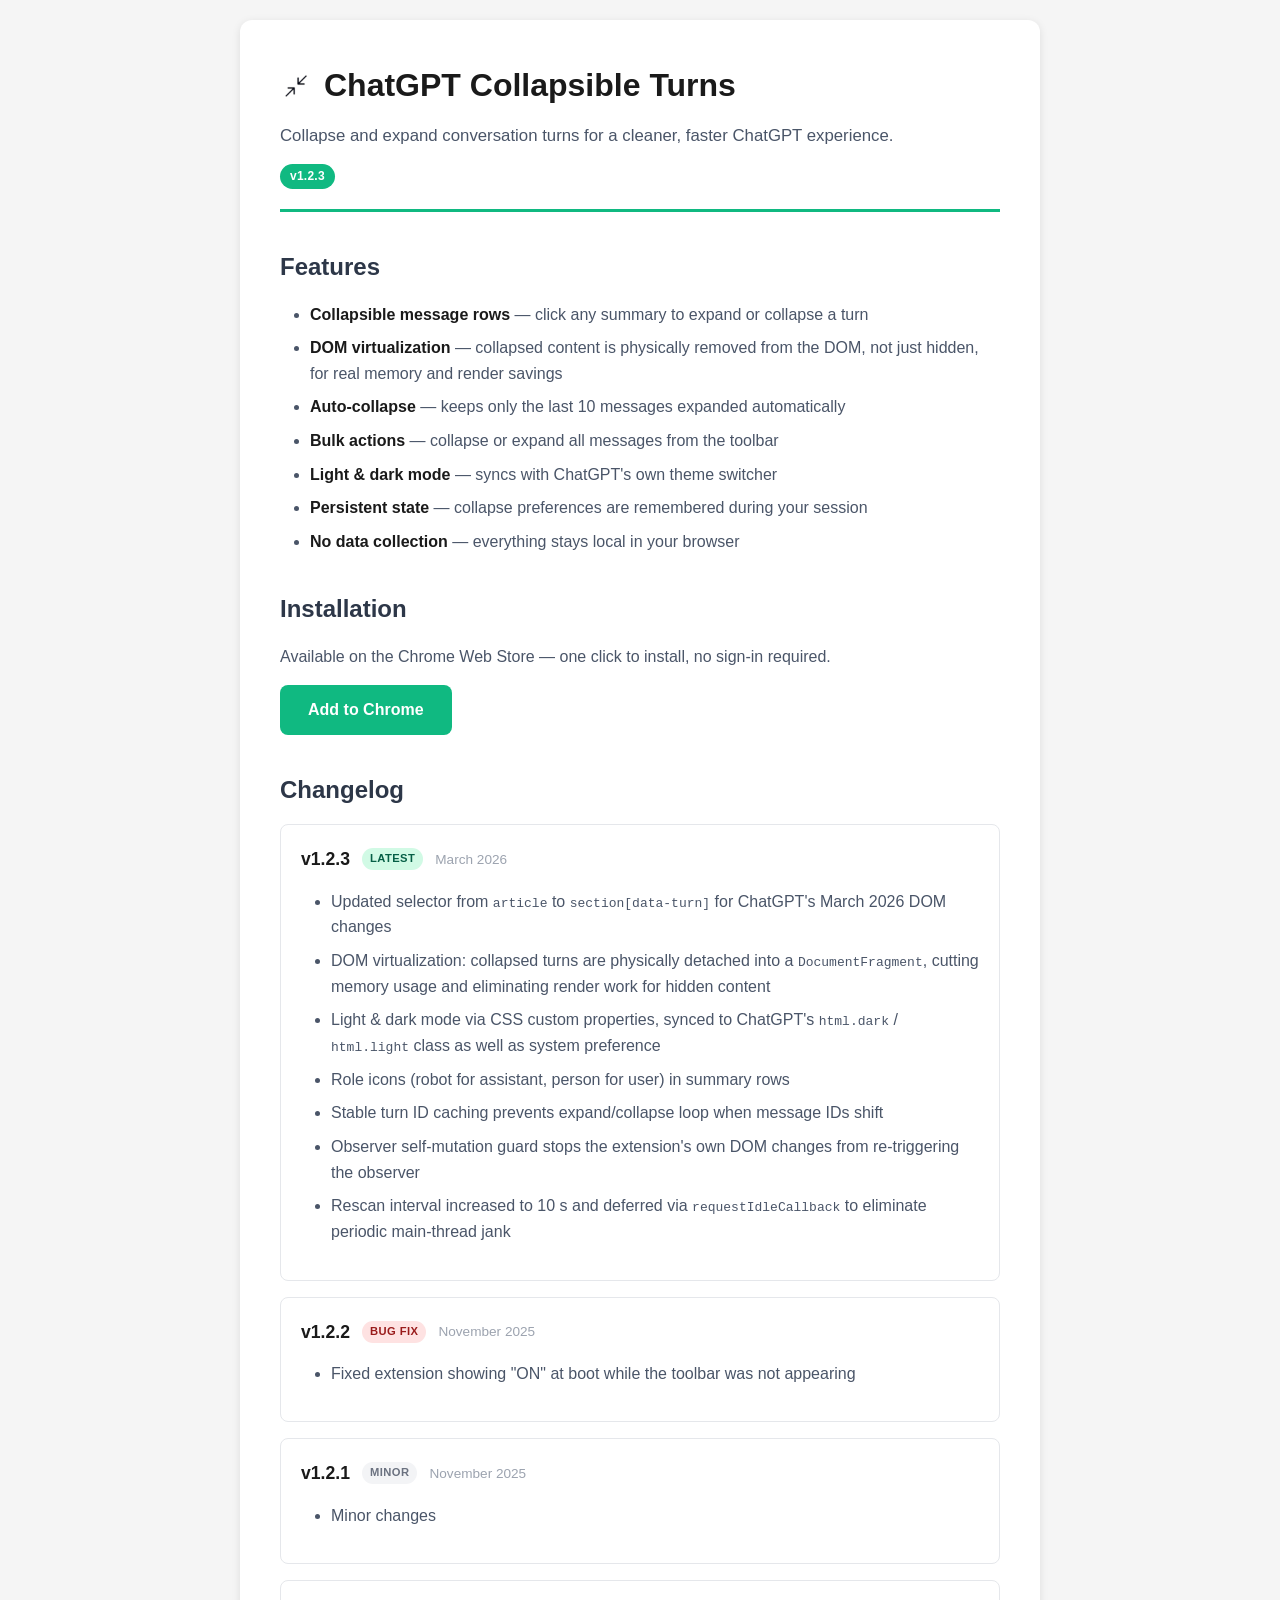
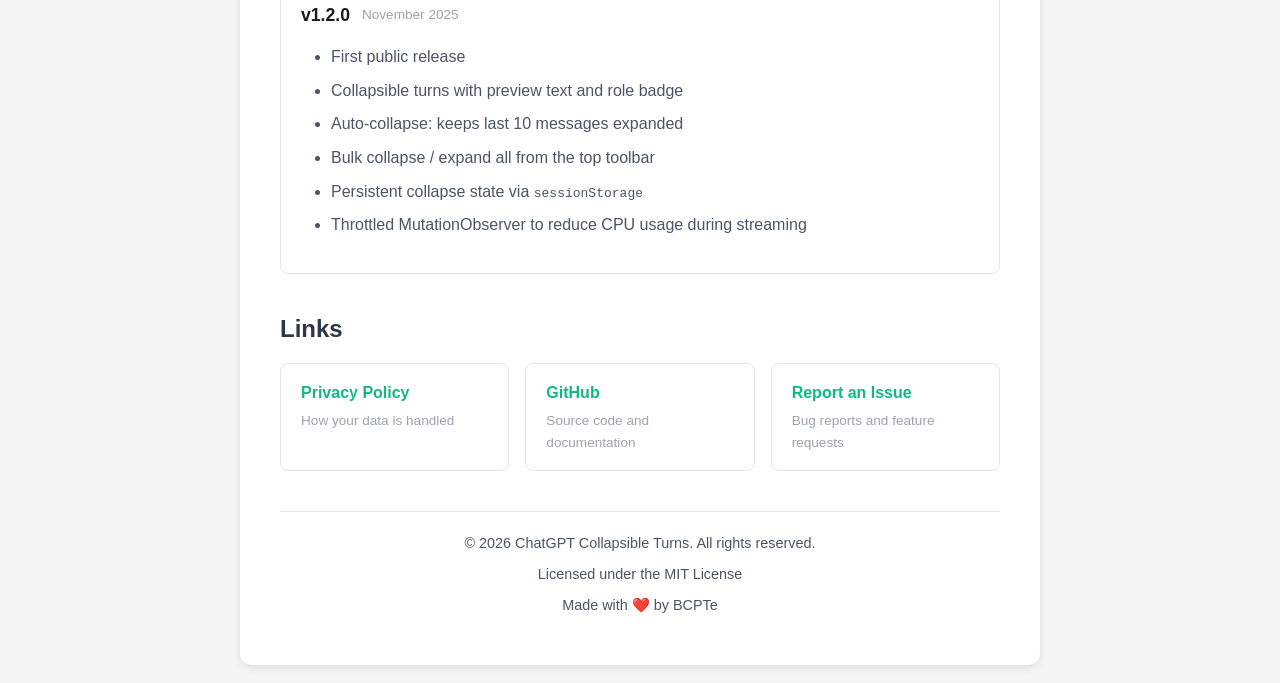
<file: docs/index.html>
<!doctype html>
<html lang="en">
  <head>
    <meta charset="UTF-8" />
    <meta name="viewport" content="width=device-width, initial-scale=1.0" />
    <title>ChatGPT Collapsible Turns</title>
    <style>
      * {
        margin: 0;
        padding: 0;
        box-sizing: border-box;
      }

      body {
        font-family: -apple-system, BlinkMacSystemFont, "Segoe UI", Roboto, "Helvetica Neue", Arial, sans-serif;
        line-height: 1.6;
        color: #333;
        background: #f5f5f5;
        padding: 20px;
      }

      .container {
        max-width: 800px;
        margin: 0 auto;
        background: white;
        padding: 40px;
        border-radius: 12px;
        box-shadow: 0 2px 8px rgba(0, 0, 0, 0.1);
      }

      /* Header */
      .header {
        border-bottom: 3px solid #10b981;
        padding-bottom: 20px;
        margin-bottom: 30px;
      }

      .header h1 {
        color: #1a1a1a;
        font-size: 2rem;
      }

      .header .tagline {
        color: #4a5568;
        font-size: 1.05rem;
        margin-bottom: 12px;
      }

      .badge {
        display: inline-block;
        background: #10b981;
        color: white;
        font-size: 0.75rem;
        font-weight: 600;
        padding: 3px 10px;
        border-radius: 9999px;
        letter-spacing: 0.02em;
      }

      /* Sections */
      h2 {
        color: #2d3748;
        font-size: 1.5rem;
        margin-top: 36px;
        margin-bottom: 15px;
      }

      p {
        margin-bottom: 8px;
        color: #4a5568;
      }

      ul {
        margin: 15px 0;
        padding-left: 30px;
      }

      li {
        margin-bottom: 8px;
        color: #4a5568;
      }

      strong {
        color: #1a1a1a;
        font-weight: 600;
      }

      a {
        color: #10b981;
        text-decoration: none;
      }

      a:hover {
        text-decoration: underline;
      }

      /* Install button */
      .install-btn {
        display: inline-block;
        background: #10b981;
        color: white;
        font-size: 1rem;
        font-weight: 600;
        padding: 12px 28px;
        border-radius: 8px;
        margin-top: 8px;
        transition: background 0.15s ease;
      }

      .install-btn:hover {
        background: #059669;
        text-decoration: none;
      }

      /* Changelog */
      .changelog-entry {
        border: 1px solid #e5e7eb;
        border-radius: 8px;
        padding: 20px;
        margin-bottom: 16px;
      }

      .changelog-entry:first-child {
        border-color: #10b981;
        background: #f0fdf4;
      }

      .changelog-header {
        display: flex;
        align-items: center;
        gap: 12px;
        margin-bottom: 12px;
      }

      .changelog-version {
        font-size: 1.1rem;
        font-weight: 700;
        color: #1a1a1a;
      }

      .changelog-date {
        font-size: 0.85rem;
        color: #9ca3af;
      }

      .tag {
        display: inline-block;
        font-size: 0.7rem;
        font-weight: 600;
        padding: 2px 8px;
        border-radius: 9999px;
        text-transform: uppercase;
        letter-spacing: 0.04em;
      }

      .tag-latest {
        background: #d1fae5;
        color: #065f46;
      }
      .tag-fix {
        background: #fee2e2;
        color: #991b1b;
      }
      .tag-minor {
        background: #f3f4f6;
        color: #6b7280;
      }

      /* Links section */
      .links-grid {
        display: flex;
        gap: 16px;
        flex-wrap: wrap;
        margin-top: 8px;
      }

      .link-card {
        flex: 1;
        min-width: 180px;
        border: 1px solid #e5e7eb;
        border-radius: 8px;
        padding: 16px 20px;
        color: #2d3748;
        transition:
          border-color 0.15s ease,
          box-shadow 0.15s ease;
      }

      .link-card:hover {
        border-color: #10b981;
        box-shadow: 0 2px 6px rgba(16, 185, 129, 0.15);
        text-decoration: none;
        color: #2d3748;
      }

      .link-card .link-title {
        font-weight: 600;
        color: #10b981;
        margin-bottom: 4px;
      }

      .link-card .link-desc {
        font-size: 0.85rem;
        color: #9ca3af;
      }

      /* Footer */
      .footer {
        margin-top: 40px;
        padding-top: 20px;
        border-top: 1px solid #e5e7eb;
        text-align: center;
        color: #9ca3af;
        font-size: 0.9rem;
      }

      @media (max-width: 768px) {
        .container {
          padding: 20px;
        }
        .header h1 {
          font-size: 1.5rem;
        }
        h2 {
          font-size: 1.3rem;
        }
        .changelog-header {
          flex-wrap: wrap;
        }
      }
    </style>
  </head>
  <body>
    <div class="container">
      <!-- Header -->
      <div class="header">
        <div style="display: flex; align-items: center; gap: 12px; margin-bottom: 12px;">
          <img src="icon.png" alt="" width="32" height="32" />
          <h1>ChatGPT Collapsible Turns</h1>
        </div>
        <p class="tagline">Collapse and expand conversation turns for a cleaner, faster ChatGPT experience.</p>
        <span class="badge">v1.2.3</span>
      </div>

      <!-- Features -->
      <h2>Features</h2>
      <ul>
        <li><strong>Collapsible message rows</strong> — click any summary to expand or collapse a turn</li>
        <li><strong>DOM virtualization</strong> — collapsed content is physically removed from the DOM, not just hidden, for real memory and render savings</li>
        <li><strong>Auto-collapse</strong> — keeps only the last 10 messages expanded automatically</li>
        <li><strong>Bulk actions</strong> — collapse or expand all messages from the toolbar</li>
        <li><strong>Light &amp; dark mode</strong> — syncs with ChatGPT's own theme switcher</li>
        <li><strong>Persistent state</strong> — collapse preferences are remembered during your session</li>
        <li><strong>No data collection</strong> — everything stays local in your browser</li>
      </ul>

      <!-- Install -->
      <h2>Installation</h2>
      <p>Available on the Chrome Web Store — one click to install, no sign-in required.</p>
      <a class="install-btn" href="https://chromewebstore.google.com/detail/ppopmpkdgbomoiiddedconioikanenfp" target="_blank"> Add to Chrome </a>

      <!-- Changelog -->
      <h2>Changelog</h2>

      <div class="changelog-entry">
        <div class="changelog-header">
          <span class="changelog-version">v1.2.3</span>
          <span class="tag tag-latest">Latest</span>
          <span class="changelog-date">March 2026</span>
        </div>
        <ul>
          <li>Updated selector from <code>article</code> to <code>section[data-turn]</code> for ChatGPT's March 2026 DOM changes</li>
          <li>
            DOM virtualization: collapsed turns are physically detached into a <code>DocumentFragment</code>, cutting memory usage and eliminating render work for hidden content
          </li>
          <li>Light &amp; dark mode via CSS custom properties, synced to ChatGPT's <code>html.dark</code> / <code>html.light</code> class as well as system preference</li>
          <li>Role icons (robot for assistant, person for user) in summary rows</li>
          <li>Stable turn ID caching prevents expand/collapse loop when message IDs shift</li>
          <li>Observer self-mutation guard stops the extension's own DOM changes from re-triggering the observer</li>
          <li>Rescan interval increased to 10 s and deferred via <code>requestIdleCallback</code> to eliminate periodic main-thread jank</li>
        </ul>
      </div>

      <div class="changelog-entry">
        <div class="changelog-header">
          <span class="changelog-version">v1.2.2</span>
          <span class="tag tag-fix">Bug fix</span>
          <span class="changelog-date">November 2025</span>
        </div>
        <ul>
          <li>Fixed extension showing "ON" at boot while the toolbar was not appearing</li>
        </ul>
      </div>

      <div class="changelog-entry">
        <div class="changelog-header">
          <span class="changelog-version">v1.2.1</span>
          <span class="tag tag-minor">Minor</span>
          <span class="changelog-date">November 2025</span>
        </div>
        <ul>
          <li>Minor changes</li>
        </ul>
      </div>

      <div class="changelog-entry">
        <div class="changelog-header">
          <span class="changelog-version">v1.2.0</span>
          <span class="changelog-date">November 2025</span>
        </div>
        <ul>
          <li>First public release</li>
          <li>Collapsible turns with preview text and role badge</li>
          <li>Auto-collapse: keeps last 10 messages expanded</li>
          <li>Bulk collapse / expand all from the top toolbar</li>
          <li>Persistent collapse state via <code>sessionStorage</code></li>
          <li>Throttled MutationObserver to reduce CPU usage during streaming</li>
        </ul>
      </div>

      <!-- Links -->
      <h2>Links</h2>
      <div class="links-grid">
        <a class="link-card" href="privacy.html">
          <div class="link-title">Privacy Policy</div>
          <div class="link-desc">How your data is handled</div>
        </a>
        <a class="link-card" href="https://github.com/BCPTe/ChatGPT-Collapsible-Turns" target="_blank">
          <div class="link-title">GitHub</div>
          <div class="link-desc">Source code and documentation</div>
        </a>
        <a class="link-card" href="https://github.com/BCPTe/ChatGPT-Collapsible-Turns/issues" target="_blank">
          <div class="link-title">Report an Issue</div>
          <div class="link-desc">Bug reports and feature requests</div>
        </a>
      </div>

      <div class="footer">
        <p>&copy; <span id="gptc-year"></span> ChatGPT Collapsible Turns. All rights reserved.</p>
        <p>Licensed under the MIT License</p>
        <p>Made with ❤️ by BCPTe</p>
      </div>
    </div>
    <script>
      document.getElementById("gptc-year").textContent = new Date().getFullYear();
    </script>
  </body>
</html>
</file>
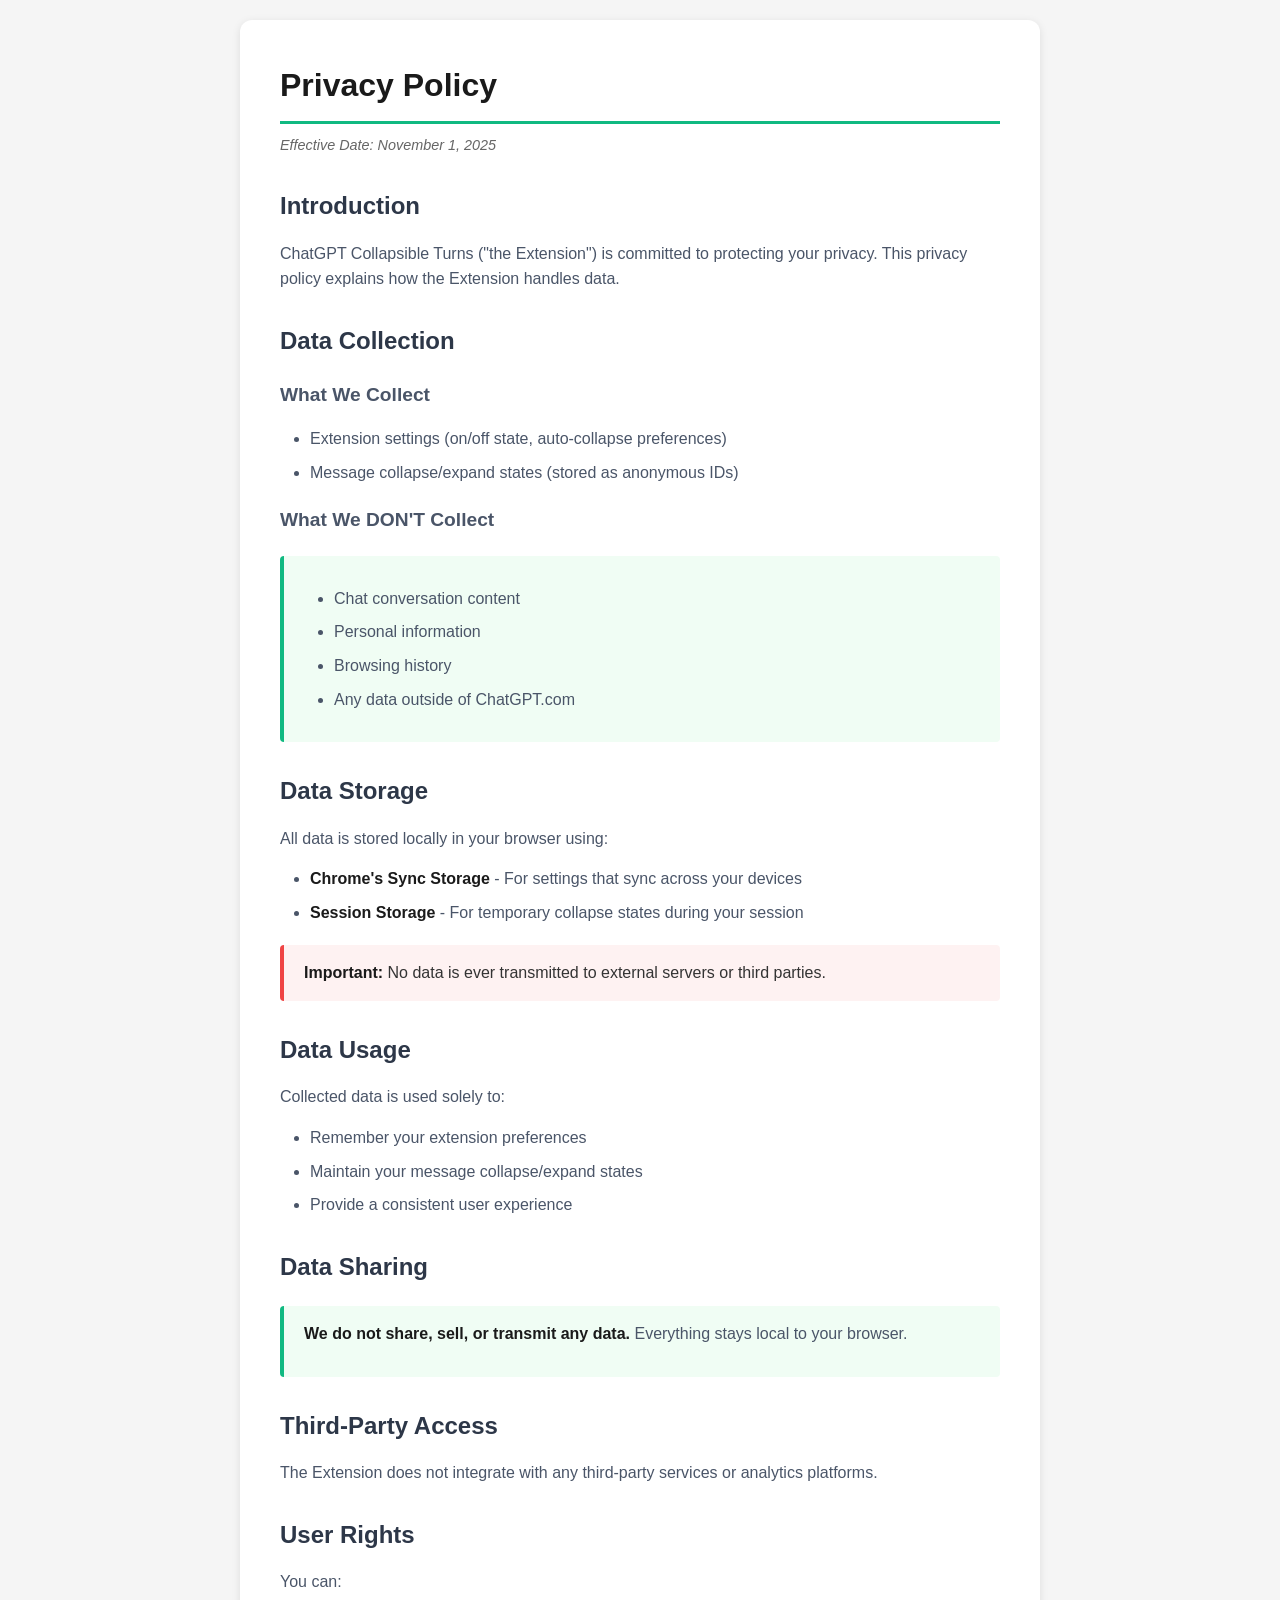
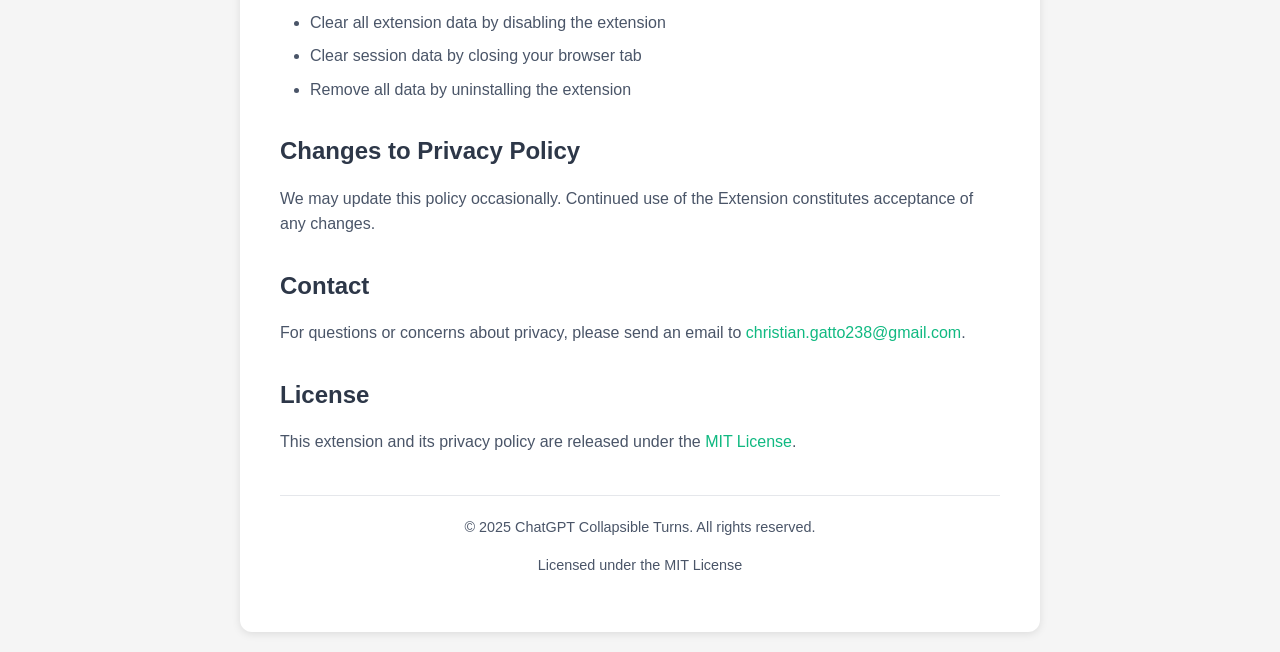
<file: privacy.html>
<!DOCTYPE html>
<html lang="en">
<head>
    <meta charset="UTF-8">
    <meta name="viewport" content="width=device-width, initial-scale=1.0">
    <title>Privacy Policy - ChatGPT Collapsible Turns</title>
    <style>
        * {
            margin: 0;
            padding: 0;
            box-sizing: border-box;
        }
        
        body {
            font-family: -apple-system, BlinkMacSystemFont, 'Segoe UI', Roboto, 'Helvetica Neue', Arial, sans-serif;
            line-height: 1.6;
            color: #333;
            background: #f5f5f5;
            padding: 20px;
        }
        
        .container {
            max-width: 800px;
            margin: 0 auto;
            background: white;
            padding: 40px;
            border-radius: 12px;
            box-shadow: 0 2px 8px rgba(0, 0, 0, 0.1);
        }
        
        h1 {
            color: #1a1a1a;
            font-size: 2rem;
            margin-bottom: 10px;
            border-bottom: 3px solid #10b981;
            padding-bottom: 10px;
        }
        
        .effective-date {
            color: #666;
            font-size: 0.9rem;
            margin-bottom: 30px;
            font-style: italic;
        }
        
        h2 {
            color: #2d3748;
            font-size: 1.5rem;
            margin-top: 30px;
            margin-bottom: 15px;
        }
        
        h3 {
            color: #4a5568;
            font-size: 1.2rem;
            margin-top: 20px;
            margin-bottom: 10px;
        }
        
        p {
            margin-bottom: 15px;
            color: #4a5568;
        }
        
        ul {
            margin: 15px 0;
            padding-left: 30px;
        }
        
        li {
            margin-bottom: 8px;
            color: #4a5568;
        }
        
        strong {
            color: #1a1a1a;
            font-weight: 600;
        }
        
        .highlight-box {
            background: #f0fdf4;
            border-left: 4px solid #10b981;
            padding: 15px 20px;
            margin: 20px 0;
            border-radius: 4px;
        }
        
        .warning-box {
            background: #fef2f2;
            border-left: 4px solid #ef4444;
            padding: 15px 20px;
            margin: 20px 0;
            border-radius: 4px;
        }
        
        .footer {
            margin-top: 40px;
            padding-top: 20px;
            border-top: 1px solid #e5e7eb;
            text-align: center;
            color: #9ca3af;
            font-size: 0.9rem;
        }
        
        a {
            color: #10b981;
            text-decoration: none;
        }
        
        a:hover {
            text-decoration: underline;
        }
        
        @media (max-width: 768px) {
            .container {
                padding: 20px;
            }
            
            h1 {
                font-size: 1.5rem;
            }
            
            h2 {
                font-size: 1.3rem;
            }
        }
    </style>
</head>
<body>
    <div class="container">
        <h1>Privacy Policy</h1>
        <p class="effective-date">Effective Date: November 1, 2025</p>
        
        <h2>Introduction</h2>
        <p>
            ChatGPT Collapsible Turns ("the Extension") is committed to protecting your privacy. 
            This privacy policy explains how the Extension handles data.
        </p>
        
        <h2>Data Collection</h2>
        
        <h3>What We Collect</h3>
        <ul>
            <li>Extension settings (on/off state, auto-collapse preferences)</li>
            <li>Message collapse/expand states (stored as anonymous IDs)</li>
        </ul>
        
        <h3>What We DON'T Collect</h3>
        <div class="highlight-box">
            <ul>
                <li>Chat conversation content</li>
                <li>Personal information</li>
                <li>Browsing history</li>
                <li>Any data outside of ChatGPT.com</li>
            </ul>
        </div>
        
        <h2>Data Storage</h2>
        <p>All data is stored locally in your browser using:</p>
        <ul>
            <li><strong>Chrome's Sync Storage</strong> - For settings that sync across your devices</li>
            <li><strong>Session Storage</strong> - For temporary collapse states during your session</li>
        </ul>
        
        <div class="warning-box">
            <strong>Important:</strong> No data is ever transmitted to external servers or third parties.
        </div>
        
        <h2>Data Usage</h2>
        <p>Collected data is used solely to:</p>
        <ul>
            <li>Remember your extension preferences</li>
            <li>Maintain your message collapse/expand states</li>
            <li>Provide a consistent user experience</li>
        </ul>
        
        <h2>Data Sharing</h2>
        <div class="highlight-box">
            <p><strong>We do not share, sell, or transmit any data.</strong> Everything stays local to your browser.</p>
        </div>
        
        <h2>Third-Party Access</h2>
        <p>
            The Extension does not integrate with any third-party services or analytics platforms.
        </p>
        
        <h2>User Rights</h2>
        <p>You can:</p>
        <ul>
            <li>Clear all extension data by disabling the extension</li>
            <li>Clear session data by closing your browser tab</li>
            <li>Remove all data by uninstalling the extension</li>
        </ul>
        
        <h2>Changes to Privacy Policy</h2>
        <p>
            We may update this policy occasionally. Continued use of the Extension constitutes 
            acceptance of any changes.
        </p>
        
        <h2>Contact</h2>
        <p>
            For questions or concerns about privacy, please send an email to
            <a href="mailto:christian.gatto238@gmail.com" target="_blank">christian.gatto238@gmail.com</a>.
        </p>
        
        <h2>License</h2>
        <p>
            This extension and its privacy policy are released under the 
            <a href="https://opensource.org/licenses/MIT" target="_blank">MIT License</a>.
        </p>
        
        <div class="footer">
            <p>&copy; 2025 ChatGPT Collapsible Turns. All rights reserved.</p>
            <p>Licensed under the MIT License</p>
        </div>
    </div>
</body>
</html>
</file>
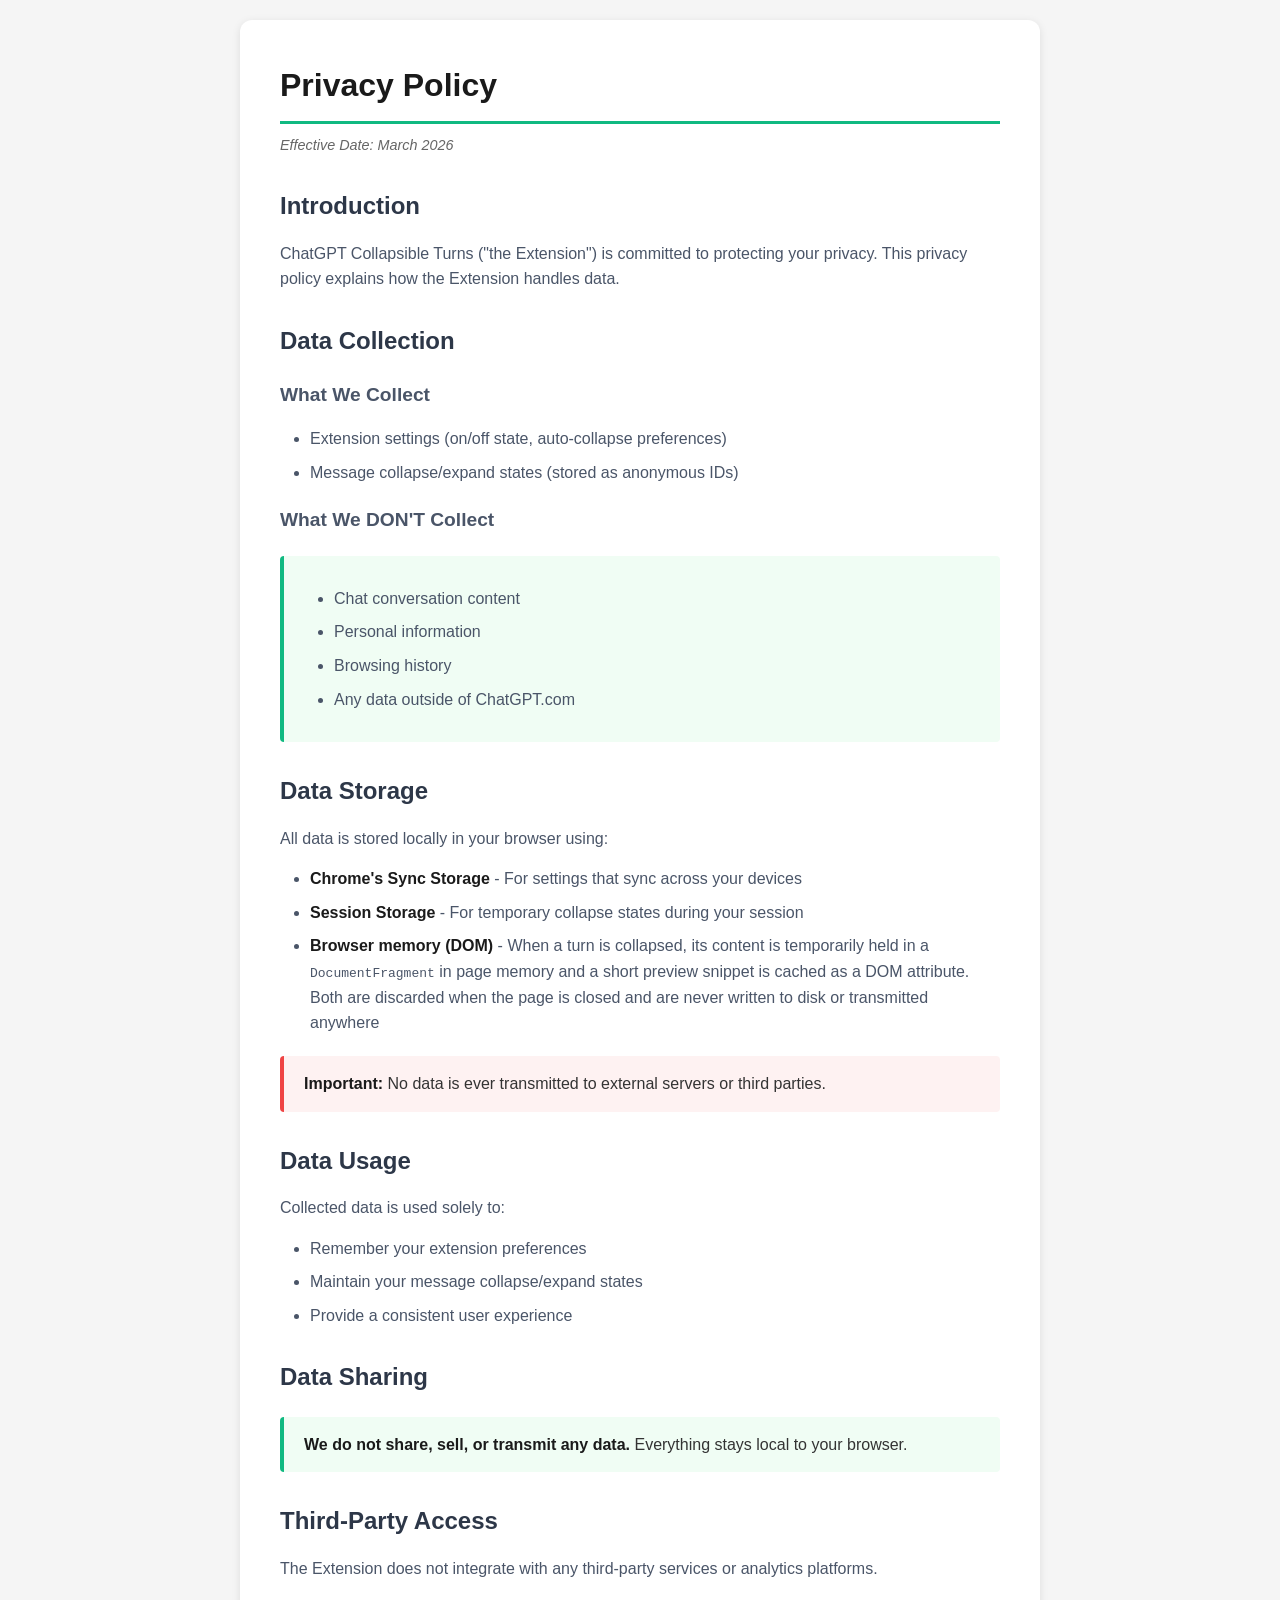
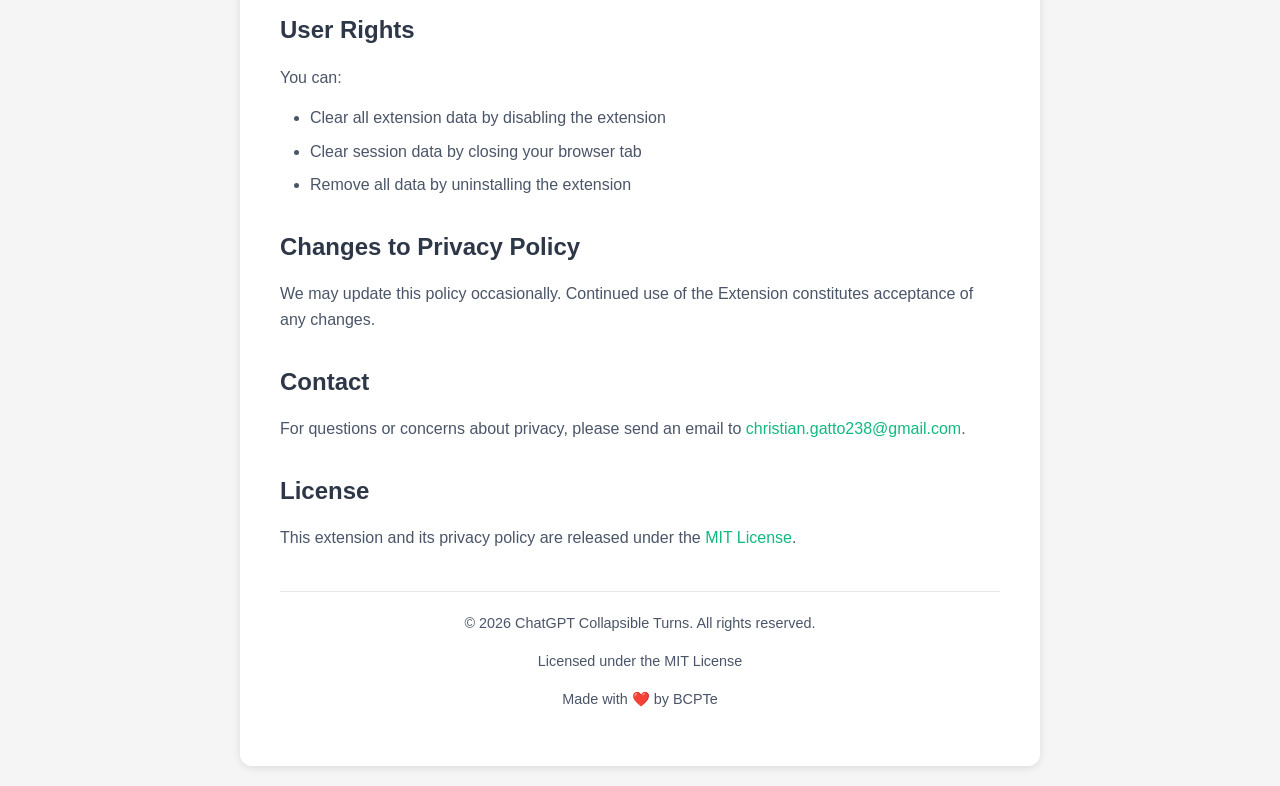
<file: docs/privacy.html>
<!DOCTYPE html>
<html lang="en">
<head>
    <meta charset="UTF-8">
    <meta name="viewport" content="width=device-width, initial-scale=1.0">
    <title>Privacy Policy - ChatGPT Collapsible Turns</title>
    <style>
        * {
            margin: 0;
            padding: 0;
            box-sizing: border-box;
        }

        body {
            font-family: -apple-system, BlinkMacSystemFont, 'Segoe UI', Roboto, 'Helvetica Neue', Arial, sans-serif;
            line-height: 1.6;
            color: #333;
            background: #f5f5f5;
            padding: 20px;
        }

        .container {
            max-width: 800px;
            margin: 0 auto;
            background: white;
            padding: 40px;
            border-radius: 12px;
            box-shadow: 0 2px 8px rgba(0, 0, 0, 0.1);
        }

        h1 {
            color: #1a1a1a;
            font-size: 2rem;
            margin-bottom: 10px;
            border-bottom: 3px solid #10b981;
            padding-bottom: 10px;
        }

        .effective-date {
            color: #666;
            font-size: 0.9rem;
            margin-bottom: 30px;
            font-style: italic;
        }

        h2 {
            color: #2d3748;
            font-size: 1.5rem;
            margin-top: 30px;
            margin-bottom: 15px;
        }

        h3 {
            color: #4a5568;
            font-size: 1.2rem;
            margin-top: 20px;
            margin-bottom: 10px;
        }

        p {
            margin-bottom: 15px;
            color: #4a5568;
        }

        ul {
            margin: 15px 0;
            padding-left: 30px;
        }

        li {
            margin-bottom: 8px;
            color: #4a5568;
        }

        strong {
            color: #1a1a1a;
            font-weight: 600;
        }

        .highlight-box {
            background: #f0fdf4;
            border-left: 4px solid #10b981;
            padding: 15px 20px;
            margin: 20px 0;
            border-radius: 4px;
        }

        .warning-box {
            background: #fef2f2;
            border-left: 4px solid #ef4444;
            padding: 15px 20px;
            margin: 20px 0;
            border-radius: 4px;
        }

        .footer {
            margin-top: 40px;
            padding-top: 20px;
            border-top: 1px solid #e5e7eb;
            text-align: center;
            color: #9ca3af;
            font-size: 0.9rem;
        }

        a {
            color: #10b981;
            text-decoration: none;
        }

        a:hover {
            text-decoration: underline;
        }

        @media (max-width: 768px) {
            .container {
                padding: 20px;
            }

            h1 {
                font-size: 1.5rem;
            }

            h2 {
                font-size: 1.3rem;
            }
        }
    </style>
</head>
<body>
    <div class="container">
        <h1>Privacy Policy</h1>
        <p class="effective-date">Effective Date: March 2026</p>

        <h2>Introduction</h2>
        <p>
            ChatGPT Collapsible Turns ("the Extension") is committed to protecting your privacy.
            This privacy policy explains how the Extension handles data.
        </p>

        <h2>Data Collection</h2>

        <h3>What We Collect</h3>
        <ul>
            <li>Extension settings (on/off state, auto-collapse preferences)</li>
            <li>Message collapse/expand states (stored as anonymous IDs)</li>
        </ul>

        <h3>What We DON'T Collect</h3>
        <div class="highlight-box">
            <ul>
                <li>Chat conversation content</li>
                <li>Personal information</li>
                <li>Browsing history</li>
                <li>Any data outside of ChatGPT.com</li>
            </ul>
        </div>

        <h2>Data Storage</h2>
        <p>All data is stored locally in your browser using:</p>
        <ul>
            <li><strong>Chrome's Sync Storage</strong> - For settings that sync across your devices</li>
            <li><strong>Session Storage</strong> - For temporary collapse states during your session</li>
            <li><strong>Browser memory (DOM)</strong> - When a turn is collapsed, its content is temporarily held in a <code>DocumentFragment</code> in page memory and a short preview snippet is cached as a DOM attribute. Both are discarded when the page is closed and are never written to disk or transmitted anywhere</li>
        </ul>

        <div class="warning-box">
            <strong>Important:</strong> No data is ever transmitted to external servers or third parties.
        </div>

        <h2>Data Usage</h2>
        <p>Collected data is used solely to:</p>
        <ul>
            <li>Remember your extension preferences</li>
            <li>Maintain your message collapse/expand states</li>
            <li>Provide a consistent user experience</li>
        </ul>

        <h2>Data Sharing</h2>
        <div class="highlight-box">
            <strong>We do not share, sell, or transmit any data.</strong> Everything stays local to your browser.
        </div>

        <h2>Third-Party Access</h2>
        <p>
            The Extension does not integrate with any third-party services or analytics platforms.
        </p>

        <h2>User Rights</h2>
        <p>You can:</p>
        <ul>
            <li>Clear all extension data by disabling the extension</li>
            <li>Clear session data by closing your browser tab</li>
            <li>Remove all data by uninstalling the extension</li>
        </ul>

        <h2>Changes to Privacy Policy</h2>
        <p>
            We may update this policy occasionally. Continued use of the Extension constitutes
            acceptance of any changes.
        </p>

        <h2>Contact</h2>
        <p>
            For questions or concerns about privacy, please send an email to
            <a href="mailto:christian.gatto238@gmail.com" target="_blank">christian.gatto238@gmail.com</a>.
        </p>

        <h2>License</h2>
        <p>
            This extension and its privacy policy are released under the
            <a href="https://opensource.org/licenses/MIT" target="_blank">MIT License</a>.
        </p>

        <div class="footer">
        <p>&copy; <span id="gptc-year"></span> ChatGPT Collapsible Turns. All rights reserved.</p>
        <p>Licensed under the MIT License</p>
        <p>Made with ❤️ by BCPTe</p>
      </div>
    </div>
    <script>
      document.getElementById("gptc-year").textContent = new Date().getFullYear();
    </script>
</body>
</html>
</file>
